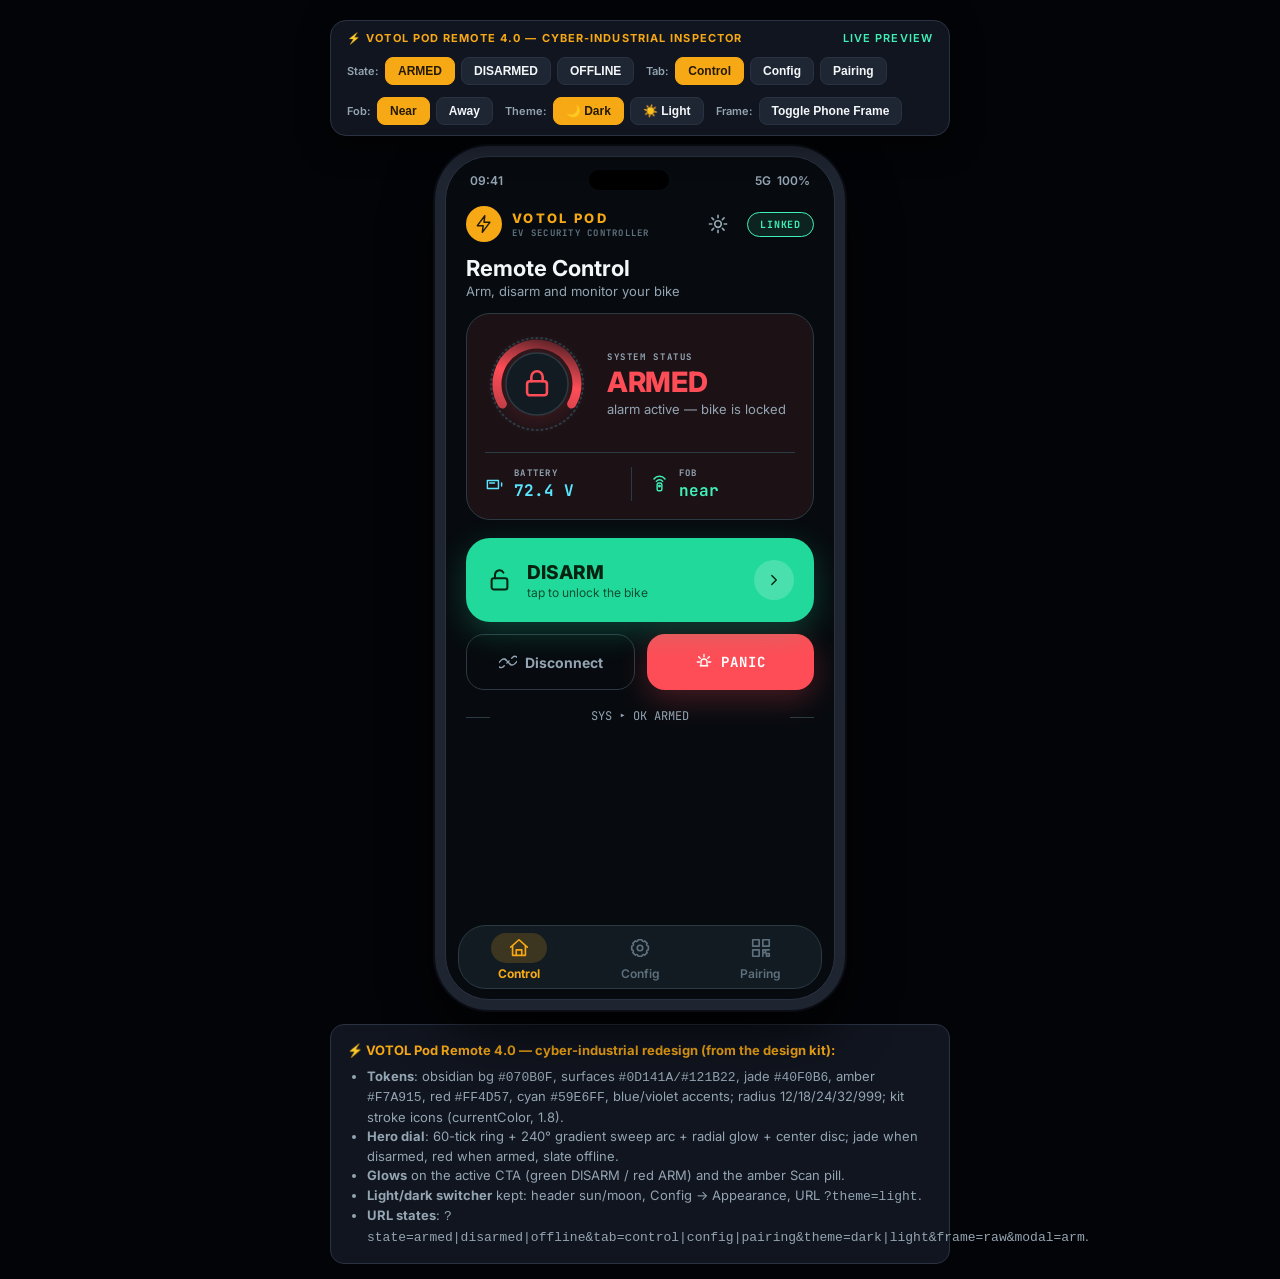
<file: pod-remote-web/index.html>
<!DOCTYPE html>
<html lang="en">
<head>
  <meta charset="UTF-8">
  <meta name="viewport" content="width=device-width, initial-scale=1.0, maximum-scale=1.0, user-scalable=no">
  <title>VOTOL Pod Remote 4.0 — UI/UX Preview</title>
  <link rel="preconnect" href="https://fonts.googleapis.com">
  <link rel="preconnect" href="https://fonts.gstatic.com" crossorigin>
  <link href="https://fonts.googleapis.com/css2?family=Inter:wght@400;500;600;700;800&family=JetBrains+Mono:wght@500;700&display=swap" rel="stylesheet">
  <style>
    :root {
      /* dark = design kit tokens verbatim */
      --bg: #070B0F;
      --surface: #0D141A;
      --surfaceElevated: #121B22;
      --border: #2B3A43;
      --text: #F4F7F8;
      --text2: #93A4B2;
      --muted: #5E707D;
      --brand: #F7A915;
      --onBrand: #241A02;
      --brandText: #F7A915;
      --jade: #40F0B6;
      --green: #21D99B;
      --onGreen: #06230F;
      --red: #FF4D57;
      --onRed: #FFFFFF;
      --stateGreen: #40F0B6;
      --stateRed: #FF4D57;
      --statGray: #93A4B2;
      --statVolt: #59E6FF;
      --heroArmed: #1C1216;
      --heroDisarmed: #0F1E1B;
      --heroOffline: #121B22;
      --ctaArmBg: #24161A;
      --ctaArmStroke: #8A3038;
      --accentTeal: #59E6FF;
      --accentGreen: #40F0B6;
      --accentBlue: #55A7FF;
      --accentViolet: #7B7CFF;
      --accentAmber: #F7A915;
      --chipBg: rgba(255,255,255,0.10);
      --navIndicator: rgba(247,169,21,0.18);
      --glowGreen: 0 10px 30px rgba(33,217,155,0.25);
      --glowRed: 0 10px 30px rgba(255,77,87,0.25);
      --glowAmber: 0 10px 28px rgba(247,169,21,0.22);
      --scrim: rgba(0,0,0,0.75);
      --tick: #2B3A43;
    }

    .phone-wrapper[data-theme="light"] {
      /* light = derived from kit hues */
      --bg: #EFF3F2;
      --surface: #F7FAF9;
      --surfaceElevated: #FFFFFF;
      --border: #D8E2DF;
      --text: #10181B;
      --text2: #55646D;
      --muted: #93A4B2;
      --brandText: #9A6A03;
      --jade: #0BA47A;
      --stateGreen: #0C9E6E;
      --stateRed: #D93440;
      --statGray: #55646D;
      --statVolt: #0793B5;
      --heroArmed: #FBE9EA;
      --heroDisarmed: #E5F7EF;
      --heroOffline: #EDF1F3;
      --ctaArmBg: #FBE9EA;
      --ctaArmStroke: #F0B6BB;
      --accentTeal: #0793B5;
      --accentGreen: #0C9E6E;
      --accentBlue: #2F6FE0;
      --accentViolet: #5758D6;
      --accentAmber: #9A6A03;
      --chipBg: rgba(170,170,170,0.14);
      --navIndicator: rgba(247,169,21,0.15);
      --glowGreen: 0 8px 22px rgba(12,158,110,0.16);
      --glowRed: 0 8px 22px rgba(217,52,64,0.14);
      --glowAmber: 0 8px 20px rgba(247,169,21,0.18);
      --scrim: rgba(16,22,29,0.45);
      --tick: #C3D2CE;
    }

    * { box-sizing: border-box; margin: 0; padding: 0; -webkit-tap-highlight-color: transparent; }

    body {
      background: #030407;
      color: #F4F7F8;
      font-family: 'Inter', -apple-system, BlinkMacSystemFont, "Segoe UI", Roboto, sans-serif;
      min-height: 100vh;
      display: flex;
      flex-direction: column;
      align-items: center;
      justify-content: flex-start;
      padding: 20px 10px;
    }

    /* Preview toolbar (inspector chrome — always dark) */
    .preview-toolbar {
      background: #11151F;
      border: 1px solid #2A3242;
      border-radius: 16px;
      padding: 10px 16px;
      margin-bottom: 20px;
      display: flex;
      flex-wrap: wrap;
      align-items: center;
      gap: 12px;
      max-width: 620px;
      width: 100%;
      box-shadow: 0 8px 30px rgba(0,0,0,0.5);
      z-index: 100;
    }

    .preview-toolbar-title {
      font-size: 11px; font-weight: 700; text-transform: uppercase;
      letter-spacing: 0.1em; color: #F7A915; width: 100%;
      display: flex; justify-content: space-between; align-items: center;
    }

    .toolbar-group { display: flex; align-items: center; gap: 6px; }
    .tool-label { font-size: 11px; color: #93A4B2; font-weight: 600; }

    .tool-btn {
      background: #1F2633; border: 1px solid #2A3242; color: #F4F7F8;
      padding: 6px 12px; border-radius: 8px; font-size: 12px; font-weight: 600;
      cursor: pointer; transition: all 0.15s ease;
    }
    .tool-btn:hover { background: #2D3748; border-color: #4A5568; }
    .tool-btn.active { background: #F7A915; color: #241A02; border-color: #F7A915; }

    /* Phone shell */
    .phone-wrapper {
      width: 390px;
      height: 844px;
      background: var(--bg);
      border-radius: 44px;
      box-shadow: 0 0 0 10px #1E2430, 0 0 0 12px #0A0D14, 0 25px 60px rgba(0,0,0,0.9);
      position: relative;
      display: flex;
      flex-direction: column;
      overflow: hidden;
      border: 1px solid #2A3242;
    }
    .phone-wrapper.raw-viewport { box-shadow: none; border-radius: 0; border: none; }

    .status-bar {
      height: 38px; padding: 8px 24px 0 24px;
      display: flex; justify-content: space-between; align-items: center;
      font-size: 12px; font-weight: 600; color: var(--text2);
      z-index: 10; user-select: none; flex-shrink: 0;
    }
    .status-bar .notch { width: 80px; height: 20px; background: #000; border-radius: 20px; margin: 0 auto; }

    /* ============ App header ============ */
    .app-header { padding: 10px 20px 0 20px; flex-shrink: 0; }
    .header-top { display: flex; align-items: center; gap: 10px; }

    .logo-badge {
      width: 36px; height: 36px; border-radius: 50%;
      background: var(--brand);
      display: flex; align-items: center; justify-content: center; flex-shrink: 0;
    }
    .logo-badge svg { width: 20px; height: 20px; color: #241A02; }

    .brand-block { flex: 1; min-width: 0; }
    .brand-title { color: var(--brandText); font-size: 13px; font-weight: 800; letter-spacing: 0.18em; }
    .brand-sub {
      color: var(--muted); font-size: 9px; font-weight: 700;
      letter-spacing: 0.14em; margin-top: 1px;
      font-family: 'JetBrains Mono', monospace;
    }

    .theme-toggle {
      width: 38px; height: 38px; border: none; border-radius: 50%;
      background: transparent; color: var(--text2);
      display: flex; align-items: center; justify-content: center;
      cursor: pointer; flex-shrink: 0;
    }
    .theme-toggle svg { width: 22px; height: 22px; }
    .theme-toggle:active { transform: scale(0.92); }

    .link-badge {
      padding: 5px 12px; border-radius: 999px; font-size: 10px; font-weight: 700;
      letter-spacing: 0.08em; font-family: 'JetBrains Mono', monospace;
      border: 1px solid var(--border); background: var(--surface); flex-shrink: 0;
    }
    .badge-linked   { color: var(--stateGreen); border-color: var(--stateGreen); background: color-mix(in srgb, var(--stateGreen) 10%, transparent); }
    .badge-offline  { color: var(--statGray);   border-color: var(--statGray);   background: color-mix(in srgb, var(--statGray) 8%, transparent); }
    .badge-searching{ color: var(--brandText);  border-color: var(--brandText);  background: color-mix(in srgb, var(--brand) 10%, transparent); }

    .page-title { color: var(--text); font-size: 22px; font-weight: 700; margin-top: 12px; }
    .page-subtitle { color: var(--text2); font-size: 13px; margin-top: 2px; }

    /* Scrollable content */
    .tab-content-container { flex: 1; overflow-y: auto; padding: 14px 20px 16px 20px; scrollbar-width: none; }
    .tab-content-container::-webkit-scrollbar { display: none; }

    .view-tab { display: none; flex-direction: column; animation: fadeIn 0.18s ease-out; }
    .view-tab.active { display: flex; }

    @keyframes fadeIn {
      from { opacity: 0; transform: translateY(4px); }
      to { opacity: 1; transform: translateY(0); }
    }

    /* kit stroke icons inherit color */
    svg.ico { fill: none; stroke: currentColor; stroke-width: 1.8; stroke-linecap: round; stroke-linejoin: round; }

    /* ============ Hero card ============ */
    .status-card {
      border-radius: 24px;
      border: 1px solid var(--border);
      padding: 18px;
      transition: all 0.25s ease;
    }
    .status-card.armed { background: var(--heroArmed); }
    .status-card.disarmed { background: var(--heroDisarmed); }
    .status-card.offline { background: var(--heroOffline); }

    .hero-top { display: flex; align-items: center; gap: 18px; }

    .hero-dial { position: relative; width: 104px; height: 104px; flex-shrink: 0; }
    .hero-dial svg.dial-svg { width: 104px; height: 104px; display: block; }

    .hero-info { display: flex; flex-direction: column; min-width: 0; }

    .hero-micro {
      font-size: 9px; font-weight: 700; letter-spacing: 0.18em;
      color: var(--text2); font-family: 'JetBrains Mono', monospace;
    }

    .state-text { font-size: 28px; font-weight: 800; letter-spacing: -0.01em; line-height: 1.15; margin-top: 3px; }
    .state-armed { color: var(--stateRed); }
    .state-disarmed { color: var(--stateGreen); }
    .state-offline { color: var(--statGray); }

    .sub-text { font-size: 13px; color: var(--text2); margin-top: 3px; }

    .hero-divider { height: 1px; background: var(--border); margin: 16px 0 14px 0; }

    .hero-stats { display: flex; align-items: center; }
    .stat-item { flex: 1; display: flex; align-items: center; gap: 10px; min-width: 0; }
    .stat-item svg.ico { width: 19px; height: 19px; flex-shrink: 0; }
    .stat-volt svg.ico { color: var(--statVolt); }
    .stat-fob svg.ico { color: var(--stateGreen); }

    .stat-label {
      font-size: 9px; font-weight: 700; letter-spacing: 0.14em; color: var(--text2);
      font-family: 'JetBrains Mono', monospace;
    }
    .stat-val {
      font-size: 16px; font-weight: 700; margin-top: 1px;
      font-family: 'JetBrains Mono', monospace;
    }
    .val-volt { color: var(--statVolt); }
    .val-fob-near { color: var(--stateGreen); }
    .val-fob-away-armed { color: var(--stateRed); }
    .val-fob-away { color: var(--statGray); }
    .val-fob-none { color: var(--text2); }

    .stat-vdiv { width: 1px; height: 34px; background: var(--border); margin-right: 18px; flex-shrink: 0; }

    /* ============ Primary CTA ============ */
    .cta-wrap { margin-top: 18px; position: relative; }

    .cta-btn {
      position: relative;
      width: 100%;
      height: 84px;
      border-radius: 24px;
      padding: 0 20px;
      display: flex;
      align-items: center;
      gap: 14px;
      cursor: pointer;
      border: none;
      transition: transform 0.12s ease;
      font-family: inherit;
      text-align: left;
    }
    .cta-btn:active { transform: scale(0.985); }

    .cta-btn .cta-icon { width: 27px; height: 27px; flex-shrink: 0; }
    .cta-btn .cta-texts { flex: 1; min-width: 0; }
    .cta-btn .cta-label { font-size: 19px; font-weight: 800; }
    .cta-btn .cta-sub { font-size: 12px; opacity: 0.85; margin-top: 1px; }

    .cta-chip {
      width: 40px; height: 40px; border-radius: 50%;
      display: flex; align-items: center; justify-content: center; flex-shrink: 0;
    }
    .cta-chip svg.ico { width: 18px; height: 18px; }

    .cta-disarm { background: var(--green); color: var(--onGreen); box-shadow: var(--glowGreen); }
    .cta-disarm .cta-chip { background: rgba(255,255,255,0.18); color: var(--onGreen); }
    .cta-disarm .cta-sub { color: var(--onGreen); opacity: 0.75; }

    .cta-arm {
      background: var(--ctaArmBg);
      color: var(--stateRed);
      border: 1.5px solid var(--ctaArmStroke);
      box-shadow: var(--glowRed);
    }
    .cta-arm .cta-chip { background: var(--chipBg); color: var(--stateRed); }
    .cta-arm .cta-sub { color: var(--stateRed); opacity: 0.72; }

    .cta-connect { background: var(--surfaceElevated); color: var(--text); border: 1px solid var(--border); }
    .cta-connect .cta-chip { background: var(--chipBg); color: var(--text2); }
    .cta-connect .cta-sub { color: var(--text2); opacity: 1; }

    /* ============ Secondary tiles ============ */
    .quick-actions-row { display: flex; gap: 12px; margin-top: 12px; }

    .quick-btn {
      flex: 1; height: 56px; border-radius: 18px; font-size: 14px; font-weight: 700;
      cursor: pointer; display: flex; align-items: center; justify-content: center;
      gap: 8px; transition: all 0.15s ease; font-family: inherit;
    }
    .quick-btn svg.ico { width: 18px; height: 18px; }
    .quick-btn:active { transform: scale(0.97); }

    .btn-disconnect { background: transparent; color: var(--text2); border: 1px solid var(--border); }
    .btn-panic {
      background: var(--red); color: var(--onRed); border: none;
      font-family: 'JetBrains Mono', monospace; letter-spacing: 0.08em;
      box-shadow: var(--glowRed);
    }

    .ticker { margin-top: 18px; display: flex; align-items: center; gap: 10px; }
    .ticker::before, .ticker::after { content: ""; width: 24px; height: 1px; background: var(--border); flex-shrink: 0; }
    .reply-log {
      font-family: 'JetBrains Mono', monospace; font-size: 12px;
      color: var(--text2); text-align: center; min-height: 18px; flex: 1;
    }

    /* ============ Config cards ============ */
    .config-card {
      background: var(--surfaceElevated);
      border: 1px solid var(--border);
      border-radius: 18px;
      padding: 16px;
      margin-bottom: 14px;
    }

    .read-cfg-card {
      display: flex; align-items: center; gap: 14px; padding: 16px;
      cursor: pointer; transition: border-color 0.15s ease;
    }
    .read-cfg-card:hover { border-color: var(--accentAmber); }
    .read-cfg-card:active { transform: scale(0.99); }
    .read-cfg-card > svg.ico { width: 22px; height: 22px; color: var(--accentAmber); flex-shrink: 0; }
    .read-cfg-texts { flex: 1; min-width: 0; }
    .read-cfg-title { font-size: 15px; font-weight: 700; color: var(--text); }
    .read-cfg-sub { font-size: 12px; color: var(--text2); margin-top: 1px; }
    .read-cfg-arrow { width: 18px; height: 18px; color: var(--muted); flex-shrink: 0; }

    .card-head { display: flex; align-items: center; gap: 12px; }
    .card-badge {
      width: 34px; height: 34px; border-radius: 12px;
      display: flex; align-items: center; justify-content: center;
      flex-shrink: 0; border: 1px solid currentColor;
    }
    .card-badge svg.ico { width: 18px; height: 18px; }
    .badge-amber { color: var(--accentAmber); background: color-mix(in srgb, var(--brand) 10%, transparent); }
    .badge-teal  { color: var(--accentTeal);  background: color-mix(in srgb, var(--accentTeal) 10%, transparent); }
    .badge-green { color: var(--accentGreen); background: color-mix(in srgb, var(--accentGreen) 10%, transparent); }
    .badge-blue  { color: var(--accentBlue);  background: color-mix(in srgb, var(--accentBlue) 10%, transparent); }
    .badge-violet{ color: var(--accentViolet);background: color-mix(in srgb, var(--accentViolet) 10%, transparent); }

    .card-title {
      font-size: 11px; font-weight: 700; letter-spacing: 0.1em;
      font-family: 'JetBrains Mono', monospace;
    }
    .card-title.amber { color: var(--accentAmber); }
    .card-title.teal { color: var(--accentTeal); }
    .card-title.green { color: var(--accentGreen); }
    .card-title.blue { color: var(--accentBlue); }
    .card-title.violet { color: var(--accentViolet); }

    .card-status { font-size: 13px; color: var(--text2); margin-top: 10px; }

    .input-row { display: flex; gap: 8px; margin-top: 10px; align-items: stretch; }

    .text-input {
      flex: 1; min-width: 0;
      background: var(--surface);
      border: 1px solid var(--border);
      border-radius: 12px;
      padding: 12px;
      color: var(--text);
      font-size: 13px;
      outline: none;
      font-family: inherit;
    }
    .text-input:focus { border-color: var(--accentAmber); }
    .text-input::placeholder { color: var(--muted); }

    .btn-small {
      background: transparent; border: 1px solid var(--border); color: var(--text);
      padding: 0 18px; border-radius: 12px; font-weight: 700; font-size: 13px;
      cursor: pointer; font-family: inherit; min-width: 72px;
    }
    .btn-small:hover { border-color: var(--text2); }

    .btn-outline-red {
      width: 100%; background: transparent; border: 1px solid var(--ctaArmStroke);
      color: var(--stateRed); padding: 12px; border-radius: 12px; font-weight: 700;
      font-size: 13px; cursor: pointer; margin-top: 10px;
      display: flex; align-items: center; justify-content: center; gap: 8px; font-family: inherit;
    }
    .btn-outline-red svg.ico { width: 16px; height: 16px; }
    .btn-outline-red:hover { background: color-mix(in srgb, var(--red) 8%, transparent); }

    .btn-group-row { display: flex; gap: 10px; margin-top: 10px; }
    .btn-group-row .btn-small { flex: 1; padding: 12px; min-width: 0; }
    .btn-small.bt-active {
      border-color: var(--accentBlue);
      color: var(--accentBlue);
      background: color-mix(in srgb, var(--accentBlue) 10%, transparent);
    }

    /* Appearance row */
    .appearance-row { display: flex; align-items: center; gap: 12px; }
    .appearance-texts { flex: 1; min-width: 0; }
    .appearance-val { font-size: 13px; color: var(--text2); margin-top: 2px; }

    .theme-switch {
      position: relative; width: 52px; height: 32px; border-radius: 999px;
      border: 2px solid var(--brand); background: var(--surface);
      cursor: pointer; transition: background 0.2s ease; flex-shrink: 0;
    }
    .theme-switch.on { background: var(--brand); }
    .theme-switch::after {
      content: ""; position: absolute; top: 3px; left: 3px;
      width: 22px; height: 22px; border-radius: 50%;
      background: var(--brand); transition: all 0.2s ease;
    }
    .theme-switch.on::after { left: 23px; background: var(--onBrand); }

    /* ============ Pairing ============ */
    .scan-qr-btn {
      width: 100%; height: 62px; background: var(--brand); color: var(--onBrand);
      border: none; border-radius: 20px; font-size: 16px; font-weight: 800;
      display: flex; align-items: center; justify-content: center; gap: 10px;
      cursor: pointer; margin-top: 16px; font-family: inherit;
      box-shadow: var(--glowAmber); transition: transform 0.12s ease;
    }
    .scan-qr-btn:active { transform: scale(0.985); }
    .scan-qr-btn svg.ico { width: 22px; height: 22px; }

    .pair-divider { height: 1px; background: var(--border); margin: 18px 0 14px 0; }
    .divider-text {
      font-size: 11px; font-weight: 700; letter-spacing: 0.1em; color: var(--muted);
      font-family: 'JetBrains Mono', monospace;
    }

    .key-input-wrap { position: relative; margin-top: 10px; }
    .key-copy {
      position: absolute; right: 4px; top: 50%; transform: translateY(-50%);
      width: 40px; height: 40px; border: none; background: transparent;
      color: var(--text2); cursor: pointer; display: flex;
      align-items: center; justify-content: center; border-radius: 50%;
    }
    .key-copy svg.ico { width: 18px; height: 18px; }
    .key-copy:hover { color: var(--text); }

    .btn-save-key { background: var(--green); color: var(--onGreen); border: none; font-weight: 800; }
    .btn-forget-key { background: transparent; border: 1px solid var(--ctaArmStroke); color: var(--stateRed); font-weight: 700; }

    /* ============ Bottom nav ============ */
    .bottom-nav {
      flex-shrink: 0; margin: 0 12px 10px 12px; height: 64px;
      background: var(--surfaceElevated);
      border: 1px solid var(--border);
      border-radius: 28px;
      display: flex; justify-content: space-around; align-items: center;
      z-index: 20; user-select: none;
    }
    .nav-item {
      flex: 1; display: flex; flex-direction: column; align-items: center;
      justify-content: center; gap: 3px; cursor: pointer; color: var(--muted);
      transition: color 0.15s ease; height: 100%;
    }
    .nav-icon-container {
      width: 56px; height: 30px; border-radius: 16px;
      display: flex; align-items: center; justify-content: center;
      transition: all 0.2s ease;
    }
    .nav-icon-container svg.ico { width: 22px; height: 22px; }
    .nav-label { font-size: 12px; font-weight: 600; }
    .nav-item.active { color: var(--brandText); }
    .nav-item.active .nav-icon-container { background: var(--navIndicator); }
    .nav-item.active .nav-label { font-weight: 700; }

    /* ============ ARM modal ============ */
    .modal-overlay {
      position: absolute; top: 0; left: 0; right: 0; bottom: 0;
      background: var(--scrim); backdrop-filter: blur(4px);
      display: none; align-items: center; justify-content: center;
      padding: 24px; z-index: 100;
    }
    .modal-overlay.show { display: flex; animation: modalFade 0.15s ease-out; }

    @keyframes modalFade {
      from { opacity: 0; transform: scale(0.95); }
      to { opacity: 1; transform: scale(1); }
    }

    .modal-card {
      background: var(--surfaceElevated); border: 1px solid var(--border);
      border-radius: 24px; padding: 24px; width: 100%;
      box-shadow: 0 20px 40px rgba(0,0,0,0.5);
    }
    .modal-title { font-size: 19px; font-weight: 700; color: var(--text); }
    .modal-desc { font-size: 14px; color: var(--text2); margin-top: 8px; line-height: 1.4; }
    .modal-actions { display: flex; justify-content: flex-end; gap: 12px; margin-top: 24px; }

    .btn-modal-cancel {
      background: transparent; border: none; color: var(--text2);
      font-weight: 700; font-size: 15px; padding: 10px 16px; cursor: pointer; font-family: inherit;
    }
    .btn-modal-confirm {
      background: var(--red); border: none; color: var(--onRed);
      font-weight: 700; font-size: 15px; padding: 10px 20px; border-radius: 12px;
      cursor: pointer; font-family: inherit;
    }

    .designer-notes {
      margin-top: 24px; max-width: 620px; width: 100%;
      background: #11151F; border: 1px solid #2A3242; border-radius: 14px;
      padding: 16px; font-size: 13px; color: #93A4B2; line-height: 1.5;
    }
    .designer-notes h4 { color: #F7A915; margin-bottom: 6px; font-size: 13px; }
    .designer-notes ul { margin-left: 20px; }
  </style>
</head>
<body>

  <!-- Inspector toolbar -->
  <div class="preview-toolbar" id="previewToolbar">
    <div class="preview-toolbar-title">
      <span>&#9889; VOTOL POD REMOTE 4.0 — CYBER-INDUSTRIAL INSPECTOR</span>
      <span style="color:#40F0B6; font-weight:600;">LIVE PREVIEW</span>
    </div>

    <div class="toolbar-group">
      <span class="tool-label">State:</span>
      <button class="tool-btn active" id="btnStateArmed" onclick="setState('ARMED')">ARMED</button>
      <button class="tool-btn" id="btnStateDisarmed" onclick="setState('DISARMED')">DISARMED</button>
      <button class="tool-btn" id="btnStateOffline" onclick="setState('OFFLINE')">OFFLINE</button>
    </div>

    <div class="toolbar-group">
      <span class="tool-label">Tab:</span>
      <button class="tool-btn active" id="btnTabControl" onclick="switchTab('control')">Control</button>
      <button class="tool-btn" id="btnTabConfig" onclick="switchTab('config')">Config</button>
      <button class="tool-btn" id="btnTabPairing" onclick="switchTab('pairing')">Pairing</button>
    </div>

    <div class="toolbar-group">
      <span class="tool-label">Fob:</span>
      <button class="tool-btn active" id="btnFobNear" onclick="setFob(true)">Near</button>
      <button class="tool-btn" id="btnFobAway" onclick="setFob(false)">Away</button>
    </div>

    <div class="toolbar-group">
      <span class="tool-label">Theme:</span>
      <button class="tool-btn active" id="btnThemeDark" onclick="setTheme('dark')">&#127769; Dark</button>
      <button class="tool-btn" id="btnThemeLight" onclick="setTheme('light')">&#9728;&#65039; Light</button>
    </div>

    <div class="toolbar-group">
      <span class="tool-label">Frame:</span>
      <button class="tool-btn" onclick="toggleFrame()">Toggle Phone Frame</button>
    </div>
  </div>

  <!-- Phone mockup -->
  <div class="phone-wrapper" id="phoneWrapper" data-theme="dark">

    <div class="status-bar">
      <span>09:41</span>
      <div class="notch"></div>
      <div style="display:flex; gap:6px; align-items:center;">
        <span>5G</span>
        <span>100%</span>
      </div>
    </div>

    <!-- App header -->
    <div class="app-header">
      <div class="header-top">
        <div class="logo-badge">
          <svg class="ico" viewBox="0 0 24 24"><path d="M13 2 4 14h7l-1 8 9-12h-7l1-8Z"/></svg>
        </div>
        <div class="brand-block">
          <div class="brand-title">VOTOL POD</div>
          <div class="brand-sub">EV SECURITY CONTROLLER</div>
        </div>
        <button class="theme-toggle" id="themeToggle" onclick="toggleTheme()" title="Toggle light / dark theme">
          <svg class="ico" id="themeToggleIcon" viewBox="0 0 24 24"><path d="M12 2.6V5.2M12 18.8V21.4M2.6 12H5.2M18.8 12H21.4M5.4 5.4 7.2 7.2M16.8 16.8 18.6 18.6M18.6 5.4 16.8 7.2M7.2 16.8 5.4 18.6"/><circle cx="12" cy="12" r="3.6"/></svg>
        </button>
        <span class="link-badge badge-linked" id="linkBadge">LINKED</span>
      </div>
      <h1 class="page-title" id="pageTitle">Remote Control</h1>
      <div class="page-subtitle" id="pageSubtitle">Arm, disarm and monitor your bike</div>
    </div>

    <!-- Scrollable content -->
    <div class="tab-content-container">

      <!-- ================= TAB 1: CONTROL ================= -->
      <div class="view-tab active" id="viewControl">

        <div class="status-card armed" id="statusCard">
          <div class="hero-top">
            <div class="hero-dial" id="heroDial">
              <svg class="dial-svg" viewBox="0 0 104 104">
                <defs>
                  <radialGradient id="dialGlow" cx="50%" cy="50%" r="50%">
                    <stop offset="34%" stop-color="var(--dial)" stop-opacity="0.24"/>
                    <stop offset="60%" stop-color="var(--dial)" stop-opacity="0.10"/>
                    <stop offset="100%" stop-color="var(--dial)" stop-opacity="0"/>
                  </radialGradient>
                  <linearGradient id="dialArc" x1="0%" y1="100%" x2="100%" y2="0%">
                    <stop offset="0%" stop-color="var(--dial)" stop-opacity="0.05"/>
                    <stop offset="45%" stop-color="var(--dial)" stop-opacity="1"/>
                    <stop offset="100%" stop-color="var(--dial)" stop-opacity="0.55"/>
                  </linearGradient>
                </defs>
                <circle cx="52" cy="52" r="50" fill="url(#dialGlow)"/>
                <circle cx="52" cy="52" r="46" fill="none"
                        stroke="var(--tick)" stroke-width="2" stroke-linecap="round"
                        pathLength="240" stroke-dasharray="1 3"
                        transform="rotate(-91 52 52)"/>
                <circle cx="52" cy="52" r="40" fill="none"
                        stroke="url(#dialArc)" stroke-width="9" stroke-linecap="round"
                        pathLength="360" stroke-dasharray="240 360"
                        transform="rotate(150 52 52)"/>
                <circle cx="52" cy="52" r="31" fill="var(--surfaceElevated)" stroke="var(--tick)" stroke-width="1.5"/>
              </svg>
              <svg class="ico" id="heroIcon" viewBox="0 0 24 24" style="position:absolute; inset:0; margin:auto; width:34px; height:34px; color:var(--dial);">
                <rect x="5" y="10" width="14" height="10" rx="2"/><path d="M8 10V7a4 4 0 0 1 8 0v3"/>
              </svg>
            </div>
            <div class="hero-info">
              <span class="hero-micro">SYSTEM STATUS</span>
              <span class="state-text state-armed" id="stateText">ARMED</span>
              <span class="sub-text" id="subText">alarm active — bike is locked</span>
            </div>
          </div>

          <div class="hero-divider"></div>

          <div class="hero-stats">
            <div class="stat-item stat-volt">
              <svg class="ico" viewBox="0 0 24 24"><path d="M17 7H3v10h14V7Z"/><path d="M21 10v4"/><path d="M6 10h6"/></svg>
              <div>
                <div class="stat-label">BATTERY</div>
                <div class="stat-val val-volt" id="voltText">72.4 V</div>
              </div>
            </div>
            <div class="stat-vdiv"></div>
            <div class="stat-item stat-fob">
              <svg class="ico" viewBox="0 0 24 24"><path d="M8 8a5 5 0 0 1 8 0"/><path d="M5 5a9 9 0 0 1 14 0"/><rect x="9" y="10" width="6" height="10" rx="2"/><circle cx="12" cy="14" r="1"/></svg>
              <div>
                <div class="stat-label">FOB</div>
                <div class="stat-val val-fob-near" id="fobText">near</div>
              </div>
            </div>
          </div>
        </div>

        <!-- Primary contextual action -->
        <div class="cta-wrap">
          <button class="cta-btn cta-disarm" id="ctaBtn" onclick="handleSecurityToggle()">
            <svg class="ico cta-icon" id="ctaIcon" viewBox="0 0 24 24">
              <rect x="5" y="10" width="14" height="10" rx="2"/><path d="M8 10V7a4 4 0 0 1 7.5-2"/>
            </svg>
            <div class="cta-texts">
              <div class="cta-label" id="ctaLabel">DISARM</div>
              <div class="cta-sub" id="ctaSub">tap to unlock the bike</div>
            </div>
            <div class="cta-chip" id="ctaChip">
              <svg class="ico" viewBox="0 0 24 24"><path d="m9 18 6-6-6-6"/></svg>
            </div>
          </button>
        </div>

        <!-- Secondary: Disconnect + Panic -->
        <div class="quick-actions-row">
          <button class="quick-btn btn-disconnect" onclick="toggleConnect()">
            <svg class="ico" viewBox="0 0 24 24"><path d="m8 8 8 8"/><path d="M10.5 13.5 13.5 10.5"/><path d="M7.05 16.95l-1.4 1.4a4 4 0 0 1-5.66-5.66l3.54-3.54a4 4 0 0 1 5.66 0"/><path d="m16.95 7.05 1.4-1.4a4 4 0 0 1 5.66 5.66l-3.54 3.54a4 4 0 0 1-5.66 0"/></svg>
            <span id="btnDisconnectLabel">Disconnect</span>
          </button>
          <button class="quick-btn btn-panic" onclick="triggerPanic()">
            <svg class="ico" viewBox="0 0 24 24"><path d="M7 17h10"/><path d="M8 17v-5a4 4 0 0 1 8 0v5"/><path d="M12 2v3"/><path d="m4.9 4.9 2.1 2.1"/><path d="m19.1 4.9-2.1 2.1"/><path d="M3 12h3"/><path d="M18 12h3"/></svg>
            PANIC
          </button>
        </div>

        <div class="ticker">
          <div class="reply-log" id="replyText">SYS &#9656; OK ARMED</div>
        </div>

      </div>

      <!-- ================= TAB 2: CONFIG ================= -->
      <div class="view-tab" id="viewConfig">

        <div class="config-card read-cfg-card" onclick="logReply('SYS &#9656; config loaded from pod')">
          <svg class="ico" viewBox="0 0 24 24"><path d="M12 3v12"/><path d="m7 10 5 5 5-5"/><path d="M5 21h14"/></svg>
          <div class="read-cfg-texts">
            <div class="read-cfg-title">Read Config from Pod</div>
            <div class="read-cfg-sub">sync current settings over BLE</div>
          </div>
          <svg class="ico read-cfg-arrow" viewBox="0 0 24 24"><path d="m9 18 6-6-6-6"/></svg>
        </div>

        <!-- Security PIN -->
        <div class="config-card">
          <div class="card-head">
            <div class="card-badge badge-amber">
              <svg class="ico" viewBox="0 0 24 24"><rect x="5" y="10" width="14" height="10" rx="2"/><path d="M8 10V7a4 4 0 0 1 8 0v3"/></svg>
            </div>
            <div class="card-title amber">SECURITY PIN</div>
          </div>
          <div class="card-status" id="cfgPinStatus">Current PIN: 1234</div>
          <div class="input-row">
            <input type="password" class="text-input" placeholder="New PIN (4-12 digits)" id="newPinInput">
            <button class="btn-small" onclick="savePin()">Set</button>
          </div>
        </div>

        <!-- Speed calibration -->
        <div class="config-card">
          <div class="card-head">
            <div class="card-badge badge-teal">
              <svg class="ico" viewBox="0 0 24 24"><path d="M4 18a8 8 0 1 1 16 0"/><path d="m12 14 4-4"/><path d="M7 18h10"/></svg>
            </div>
            <div class="card-title teal">SPEED CALIBRATION</div>
          </div>
          <div class="card-status" id="cfgWheelStatus">Wheel circumference: 2.05 m</div>
          <div class="input-row">
            <input type="text" class="text-input" placeholder="e.g. 2.05 (metres)" id="wheelInput" value="2.05">
            <button class="btn-small" onclick="saveWheel()">Save</button>
          </div>
        </div>

        <!-- Physical fobs -->
        <div class="config-card">
          <div class="card-head">
            <div class="card-badge badge-green">
              <svg class="ico" viewBox="0 0 24 24"><path d="M8 8a5 5 0 0 1 8 0"/><path d="M5 5a9 9 0 0 1 14 0"/><rect x="9" y="10" width="6" height="10" rx="2"/><circle cx="12" cy="14" r="1"/></svg>
            </div>
            <div class="card-title green">PHYSICAL FOBS / ITAG</div>
          </div>
          <div class="card-status" id="cfgFobStatus">Registered fobs: 1</div>
          <button class="btn-outline-red" onclick="clearFobs()">
            <svg class="ico" viewBox="0 0 24 24"><path d="M4 7h16"/><path d="M9 7V4h6v3"/><path d="m7 7 1 13h8l1-13"/><path d="M10 11v5M14 11v5"/></svg>
            Clear all registered fobs
          </button>
        </div>

        <!-- Bridge BT link -->
        <div class="config-card">
          <div class="card-head">
            <div class="card-badge badge-blue">
              <svg class="ico" viewBox="0 0 24 24"><path d="m7 7 10 10-5 4V3l5 4L7 17"/></svg>
            </div>
            <div class="card-title blue">VOTOL BRIDGE BT LINK</div>
          </div>
          <div class="card-status" id="cfgBtStatus">Bridge BT dial: OFF (CAN Bus mode)</div>
          <div class="btn-group-row">
            <button class="btn-small bt-active" id="btOffBtn" onclick="setBt(false)">Turn OFF (CAN)</button>
            <button class="btn-small" id="btOnBtn" onclick="setBt(true)">Turn ON (BT)</button>
          </div>
        </div>

        <!-- Appearance -->
        <div class="config-card">
          <div class="appearance-row">
            <div class="card-badge badge-violet">
              <svg class="ico" id="appearanceIcon" viewBox="0 0 24 24"><path d="M20.2 14.2A8.6 8.6 0 1 1 9.8 3.8a7 7 0 0 0 10.4 10.4Z"/></svg>
            </div>
            <div class="appearance-texts">
              <div class="card-title violet">APPEARANCE</div>
              <div class="appearance-val">Dark theme</div>
            </div>
            <button class="theme-switch on" id="darkThemeSwitch" onclick="toggleTheme()" title="Toggle dark theme"></button>
          </div>
        </div>

      </div>

      <!-- ================= TAB 3: PAIRING ================= -->
      <div class="view-tab" id="viewPairing">

        <div class="config-card" style="padding: 20px; border-radius: 24px;">
          <div class="card-head">
            <div class="card-title amber">PAIR WITH DISPLAY POD</div>
          </div>
          <div class="card-status" style="margin-top: 6px;">
            Wake the pod screen, open SYS → SET, then scan its QR code.
          </div>

          <button class="scan-qr-btn" onclick="simulateScan()">
            <svg class="ico" viewBox="0 0 24 24"><path d="M4 9V4h5M15 4h5v5M20 15v5h-5M9 20H4v-5"/><path d="M9 9h6v6H9z"/></svg>
            Scan QR Code
          </button>

          <div class="pair-divider"></div>
          <div class="divider-text">OR ENTER KEY MANUALLY</div>

          <div class="key-input-wrap">
            <input type="text" class="text-input" style="width:100%; font-family:'JetBrains Mono', monospace; padding-right:52px;" placeholder="32-hex key or PIN" value="a1b2c3d4e5f60718293a4b5c6d7e8f90" id="keyInput">
            <button class="key-copy" onclick="copyKey()" title="Copy key">
              <svg class="ico" viewBox="0 0 24 24"><rect x="8" y="8" width="11" height="11" rx="2"/><path d="M5 15H4a2 2 0 0 1-2-2V4a2 2 0 0 1 2-2h9a2 2 0 0 1 2 2v1"/></svg>
            </button>
          </div>

          <div class="btn-group-row">
            <button class="btn-small btn-save-key" onclick="logReply('SYS &#9656; pairing key saved')">Save Key</button>
            <button class="btn-small btn-forget-key" onclick="logReply('SYS &#9656; key removed')">Forget</button>
          </div>
        </div>

      </div>

    </div>

    <!-- Floating bottom nav -->
    <nav class="bottom-nav">
      <div class="nav-item active" id="navItemControl" onclick="switchTab('control')">
        <div class="nav-icon-container">
          <svg class="ico" viewBox="0 0 24 24"><path d="m3 11 9-8 9 8"/><path d="M5 10v10h14V10"/><path d="M9 20v-6h6v6"/></svg>
        </div>
        <span class="nav-label">Control</span>
      </div>

      <div class="nav-item" id="navItemConfig" onclick="switchTab('config')">
        <div class="nav-icon-container">
          <svg class="ico" viewBox="0 0 24 24"><circle cx="12" cy="12" r="3"/><path d="M19.4 15a1.7 1.7 0 0 0 .3 1.9l.1.1-2.8 2.8-.1-.1a1.7 1.7 0 0 0-1.9-.3 1.7 1.7 0 0 0-1 1.6V21h-4v-.1a1.7 1.7 0 0 0-1-1.6 1.7 1.7 0 0 0-1.9.3l-.1.1L4.2 17l.1-.1a1.7 1.7 0 0 0 .3-1.9 1.7 1.7 0 0 0-1.6-1H3v-4h.1a1.7 1.7 0 0 0 1.6-1 1.7 1.7 0 0 0-.3-1.9L4.2 7 7 4.2l.1.1a1.7 1.7 0 0 0 1.9.3 1.7 1.7 0 0 0 1-1.6V3h4v.1a1.7 1.7 0 0 0 1 1.6 1.7 1.7 0 0 0 1.9-.3l.1-.1L19.8 7l-.1.1a1.7 1.7 0 0 0-.3 1.9 1.7 1.7 0 0 0 1.6 1h.1v4H21a1.7 1.7 0 0 0-1.6 1Z"/></svg>
        </div>
        <span class="nav-label">Config</span>
      </div>

      <div class="nav-item" id="navItemPairing" onclick="switchTab('pairing')">
        <div class="nav-icon-container">
          <svg class="ico" viewBox="0 0 24 24"><rect x="3" y="3" width="7" height="7"/><rect x="14" y="3" width="7" height="7"/><rect x="3" y="14" width="7" height="7"/><path d="M14 14h3v3h-3zM18 18h3v3h-3zM18 14h3M14 18v3"/></svg>
        </div>
        <span class="nav-label">Pairing</span>
      </div>
    </nav>

    <!-- ARM confirmation dialog -->
    <div class="modal-overlay" id="armModal">
      <div class="modal-card">
        <h3 class="modal-title">ARM the alarm?</h3>
        <p class="modal-desc">Pod screen will enter armed standby mode.</p>
        <div class="modal-actions">
          <button class="btn-modal-cancel" onclick="closeArmModal()">Cancel</button>
          <button class="btn-modal-confirm" onclick="confirmArm()">ARM</button>
        </div>
      </div>
    </div>

  </div>

  <!-- Info notes -->
  <div class="designer-notes">
    <h4>&#9889; VOTOL Pod Remote 4.0 — cyber-industrial redesign (from the design kit):</h4>
    <ul>
      <li><strong>Tokens</strong>: obsidian bg <code>#070B0F</code>, surfaces <code>#0D141A/#121B22</code>, jade <code>#40F0B6</code>, amber <code>#F7A915</code>, red <code>#FF4D57</code>, cyan <code>#59E6FF</code>, blue/violet accents; radius 12/18/24/32/999; kit stroke icons (currentColor, 1.8).</li>
      <li><strong>Hero dial</strong>: 60-tick ring + 240&deg; gradient sweep arc + radial glow + center disc; jade when disarmed, red when armed, slate offline.</li>
      <li><strong>Glows</strong> on the active CTA (green DISARM / red ARM) and the amber Scan pill.</li>
      <li><strong>Light/dark switcher</strong> kept: header sun/moon, Config &rarr; Appearance, URL <code>?theme=light</code>.</li>
      <li><strong>URL states</strong>: <code>?state=armed|disarmed|offline&tab=control|config|pairing&theme=dark|light&frame=raw&modal=arm</code>.</li>
    </ul>
  </div>

  <script>
    /* kit icon inner markup (stroke attrs come from CSS class .ico) */
    const ICONS = {
      bolt: '<path d="M13 2 4 14h7l-1 8 9-12h-7l1-8Z"/>',
      lock: '<rect x="5" y="10" width="14" height="10" rx="2"/><path d="M8 10V7a4 4 0 0 1 8 0v3"/>',
      unlock: '<rect x="5" y="10" width="14" height="10" rx="2"/><path d="M8 10V7a4 4 0 0 1 7.5-2"/>',
      disconnect: '<path d="m8 8 8 8"/><path d="M10.5 13.5 13.5 10.5"/><path d="M7.05 16.95l-1.4 1.4a4 4 0 0 1-5.66-5.66l3.54-3.54a4 4 0 0 1 5.66 0"/><path d="m16.95 7.05 1.4-1.4a4 4 0 0 1 5.66 5.66l-3.54 3.54a4 4 0 0 1-5.66 0"/>',
      link: '<path d="M10.5 13.5 13.5 10.5"/><path d="M7.05 16.95l-1.4 1.4a4 4 0 0 1-5.66-5.66l3.54-3.54a4 4 0 0 1 5.66 0"/><path d="m16.95 7.05 1.4-1.4a4 4 0 0 1 5.66 5.66l-3.54 3.54a4 4 0 0 1-5.66 0"/>',
      shield: '<path d="M12 3 5 6v5c0 5 3.5 8 7 10 3.5-2 7-5 7-10V6l-7-3Z"/><path d="m9 12 2 2 4-4"/>',
      sun: '<path d="M12 2.6V5.2M12 18.8V21.4M2.6 12H5.2M18.8 12H21.4M5.4 5.4 7.2 7.2M16.8 16.8 18.6 18.6M18.6 5.4 16.8 7.2M7.2 16.8 5.4 18.6"/><circle cx="12" cy="12" r="3.6"/>',
      moon: '<path d="M20.2 14.2A8.6 8.6 0 1 1 9.8 3.8a7 7 0 0 0 10.4 10.4Z"/>'
    };

    // State model — declarations MUST stay above every function (headless-safe)
    let currentState = 'ARMED';     // 'ARMED' | 'DISARMED' | 'OFFLINE'
    let fobNear = true;
    let isConnected = true;
    let activeTab = 'control';
    let currentTheme = 'dark';

    const $ = (id) => document.getElementById(id);

    /* ------------------------------ theme ------------------------------ */
    function setTheme(theme) {
      currentTheme = theme;
      $('phoneWrapper').setAttribute('data-theme', theme);
      $('btnThemeDark').classList.toggle('active', theme === 'dark');
      $('btnThemeLight').classList.toggle('active', theme === 'light');
      $('darkThemeSwitch').classList.toggle('on', theme === 'dark');
      $('themeToggleIcon').innerHTML = theme === 'dark' ? ICONS.sun : ICONS.moon;
      $('appearanceIcon').innerHTML = theme === 'dark' ? ICONS.moon : ICONS.sun;
      applyDial();
    }

    function toggleTheme() { setTheme(currentTheme === 'dark' ? 'light' : 'dark'); }

    /* ------------------------------ dial ------------------------------ */
    function getCss(v) { return getComputedStyle($('phoneWrapper')).getPropertyValue(v).trim(); }

    function dialColor() {
      if (currentState === 'ARMED') return getCss('--stateRed');
      if (currentState === 'DISARMED') return getCss('--jade');
      return getCss('--statGray');
    }

    function applyDial() {
      $('phoneWrapper').style.setProperty('--dial', dialColor());
    }

    /* ------------------------------ state ------------------------------ */
    function setState(state) {
      currentState = state;

      ['btnStateArmed', 'btnStateDisarmed', 'btnStateOffline'].forEach(id => $(id).classList.remove('active'));
      if (state === 'ARMED') $('btnStateArmed').classList.add('active');
      if (state === 'DISARMED') $('btnStateDisarmed').classList.add('active');
      if (state === 'OFFLINE') $('btnStateOffline').classList.add('active');

      const linkBadge = $('linkBadge');
      const ctaBtn = $('ctaBtn');
      const ctaIcon = $('ctaIcon');
      const ctaLabel = $('ctaLabel');
      const ctaSub = $('ctaSub');

      if (state === 'OFFLINE') {
        isConnected = false;
        linkBadge.textContent = 'OFFLINE';
        linkBadge.className = 'link-badge badge-offline';
        $('btnDisconnectLabel').textContent = 'Connect';

        $('statusCard').className = 'status-card offline';
        $('heroIcon').innerHTML = ICONS.disconnect;
        $('stateText').textContent = 'OFFLINE';
        $('stateText').className = 'state-text state-offline';
        $('subText').textContent = 'not connected';
        $('voltText').textContent = '--.- V';
        $('fobText').textContent = '--';
        $('fobText').className = 'stat-val val-fob-none';

        ctaBtn.className = 'cta-btn cta-connect';
        ctaIcon.innerHTML = ICONS.link;
        ctaLabel.textContent = 'Connect to Control';
        ctaSub.textContent = 'link with the display pod';
        $('replyText').textContent = 'SYS \u25B8 tap connect to scan for the pod';
      } else if (state === 'ARMED') {
        isConnected = true;
        linkBadge.textContent = 'LINKED';
        linkBadge.className = 'link-badge badge-linked';
        $('btnDisconnectLabel').textContent = 'Disconnect';

        $('statusCard').className = 'status-card armed';
        $('heroIcon').innerHTML = ICONS.lock;
        $('stateText').textContent = 'ARMED';
        $('stateText').className = 'state-text state-armed';
        $('subText').textContent = 'alarm active — bike is locked';
        $('voltText').textContent = '72.4 V';
        updateFobDisplay();

        ctaBtn.className = 'cta-btn cta-disarm';
        ctaIcon.innerHTML = ICONS.unlock;
        ctaLabel.textContent = 'DISARM';
        ctaSub.textContent = 'tap to unlock the bike';
        $('replyText').textContent = 'SYS \u25B8 OK ARMED';
      } else if (state === 'DISARMED') {
        isConnected = true;
        linkBadge.textContent = 'LINKED';
        linkBadge.className = 'link-badge badge-linked';
        $('btnDisconnectLabel').textContent = 'Disconnect';

        $('statusCard').className = 'status-card disarmed';
        $('heroIcon').innerHTML = ICONS.unlock;
        $('stateText').textContent = 'DISARMED';
        $('stateText').className = 'state-text state-disarmed';
        $('subText').textContent = 'keyless active — ready to ride';
        $('voltText').textContent = '72.4 V';
        updateFobDisplay();

        ctaBtn.className = 'cta-btn cta-arm';
        ctaIcon.innerHTML = ICONS.lock;
        ctaLabel.textContent = 'ARM';
        ctaSub.textContent = 'tap to lock & arm the bike';
        $('replyText').textContent = 'SYS \u25B8 OK DISARM';
      }

      applyDial();
    }

    function setFob(near) {
      fobNear = near;
      $('btnFobNear').classList.toggle('active', near);
      $('btnFobAway').classList.toggle('active', !near);
      updateFobDisplay();
    }

    function updateFobDisplay() {
      if (currentState === 'OFFLINE') return;
      const fobText = $('fobText');
      if (fobNear) {
        fobText.textContent = 'near';
        fobText.className = 'stat-val val-fob-near';
      } else if (currentState === 'ARMED') {
        fobText.textContent = 'away';
        fobText.className = 'stat-val val-fob-away-armed';
      } else {
        fobText.textContent = 'away';
        fobText.className = 'stat-val val-fob-away';
      }
    }

    /* ------------------------------ actions ------------------------------ */
    function handleSecurityToggle() {
      if (!isConnected) { setState('ARMED'); return; }
      if (currentState === 'ARMED') setState('DISARMED');
      else $('armModal').classList.add('show');
    }

    function closeArmModal() { $('armModal').classList.remove('show'); }
    function confirmArm() { closeArmModal(); setState('ARMED'); }
    function toggleConnect() { setState(isConnected ? 'OFFLINE' : 'ARMED'); }
    function triggerPanic() { $('replyText').textContent = 'SYS \u25B8 OK PANIC (chirping)'; }

    function switchTab(tab) {
      activeTab = tab;
      document.querySelectorAll('.view-tab').forEach(el => el.classList.remove('active'));
      document.querySelectorAll('.nav-item').forEach(el => el.classList.remove('active'));
      ['btnTabControl', 'btnTabConfig', 'btnTabPairing'].forEach(id => $(id).classList.remove('active'));

      const titles = {
        control: ['Remote Control', 'Arm, disarm and monitor your bike'],
        config: ['Configuration', 'Configure the display pod'],
        pairing: ['Device Pairing', 'Link your phone with the pod']
      };
      $('pageTitle').textContent = titles[tab][0];
      $('pageSubtitle').textContent = titles[tab][1];

      const cap = tab.charAt(0).toUpperCase() + tab.slice(1);
      $('view' + cap).classList.add('active');
      $('navItem' + cap).classList.add('active');
      $('btnTab' + cap).classList.add('active');
    }

    function toggleFrame() { $('phoneWrapper').classList.toggle('raw-viewport'); }

    function logReply(msg) { $('replyText').innerHTML = msg; }

    function savePin() {
      const pin = $('newPinInput').value;
      if (pin) {
        $('cfgPinStatus').textContent = `Current PIN: ${pin}`;
        $('newPinInput').value = '';
        logReply('SYS &#9656; PIN updated');
      }
    }

    function saveWheel() {
      const val = $('wheelInput').value;
      $('cfgWheelStatus').textContent = `Wheel circumference: ${val} m`;
      logReply('SYS &#9656; wheel circumference \u2192 ' + val + ' m');
    }

    function clearFobs() {
      $('cfgFobStatus').textContent = 'Registered fobs: 0';
      logReply('SYS &#9656; all fobs cleared');
    }

    function setBt(on) {
      $('cfgBtStatus').textContent = `Bridge BT dial: ${on ? 'ON (Bluetooth)' : 'OFF (CAN Bus mode)'}`;
      $('btOnBtn').classList.toggle('bt-active', on);
      $('btOffBtn').classList.toggle('bt-active', !on);
      logReply(`SYS &#9656; BT dial ${on ? 'ON' : 'OFF'}`);
    }

    function copyKey() {
      const k = $('keyInput').value.trim();
      if (!k) return;
      if (navigator.clipboard) navigator.clipboard.writeText(k).catch(() => {});
      logReply('SYS &#9656; key copied to clipboard');
    }

    function simulateScan() {
      logReply('SYS &#9656; paired via QR: a1b2c3d4e5f60718293a4b5c6d7e8f90');
    }

    // URL-param initialization
    window.addEventListener('DOMContentLoaded', () => {
      const urlParams = new URLSearchParams(window.location.search);
      const paramState = urlParams.get('state');
      const paramTab = urlParams.get('tab');
      const paramFrame = urlParams.get('frame');
      const paramModal = urlParams.get('modal');
      const paramTheme = urlParams.get('theme');
      const hideToolbar = urlParams.get('hideToolbar');

      if (paramFrame === 'raw') {
        document.body.style.padding = '0';
        document.body.style.background = '#070B0F';
        document.body.style.justifyContent = 'flex-start';
        const tb = $('previewToolbar');
        if (tb) tb.style.display = 'none';
        const pw = $('phoneWrapper');
        if (pw) {
          pw.classList.add('raw-viewport');
          pw.style.width = '100vw';
          pw.style.height = '100vh';
          pw.style.maxHeight = '100vh';
          pw.style.border = 'none';
          pw.style.boxShadow = 'none';
          pw.style.borderRadius = '0';
        }
        const descNotes = document.querySelector('.designer-notes');
        if (descNotes) descNotes.style.display = 'none';
      } else if (hideToolbar === '1') {
        const tb = $('previewToolbar');
        if (tb) tb.style.display = 'none';
        const descNotes = document.querySelector('.designer-notes');
        if (descNotes) descNotes.style.display = 'none';
      }

      setTheme(paramTheme === 'light' ? 'light' : 'dark');
      setState(paramState ? paramState.toUpperCase() : 'ARMED');

      if (paramTab) switchTab(paramTab.toLowerCase());

      if (paramModal === 'arm') {
        setState('DISARMED');
        $('armModal').classList.add('show');
      }
    });
  </script>
</body>
</html>
</file>
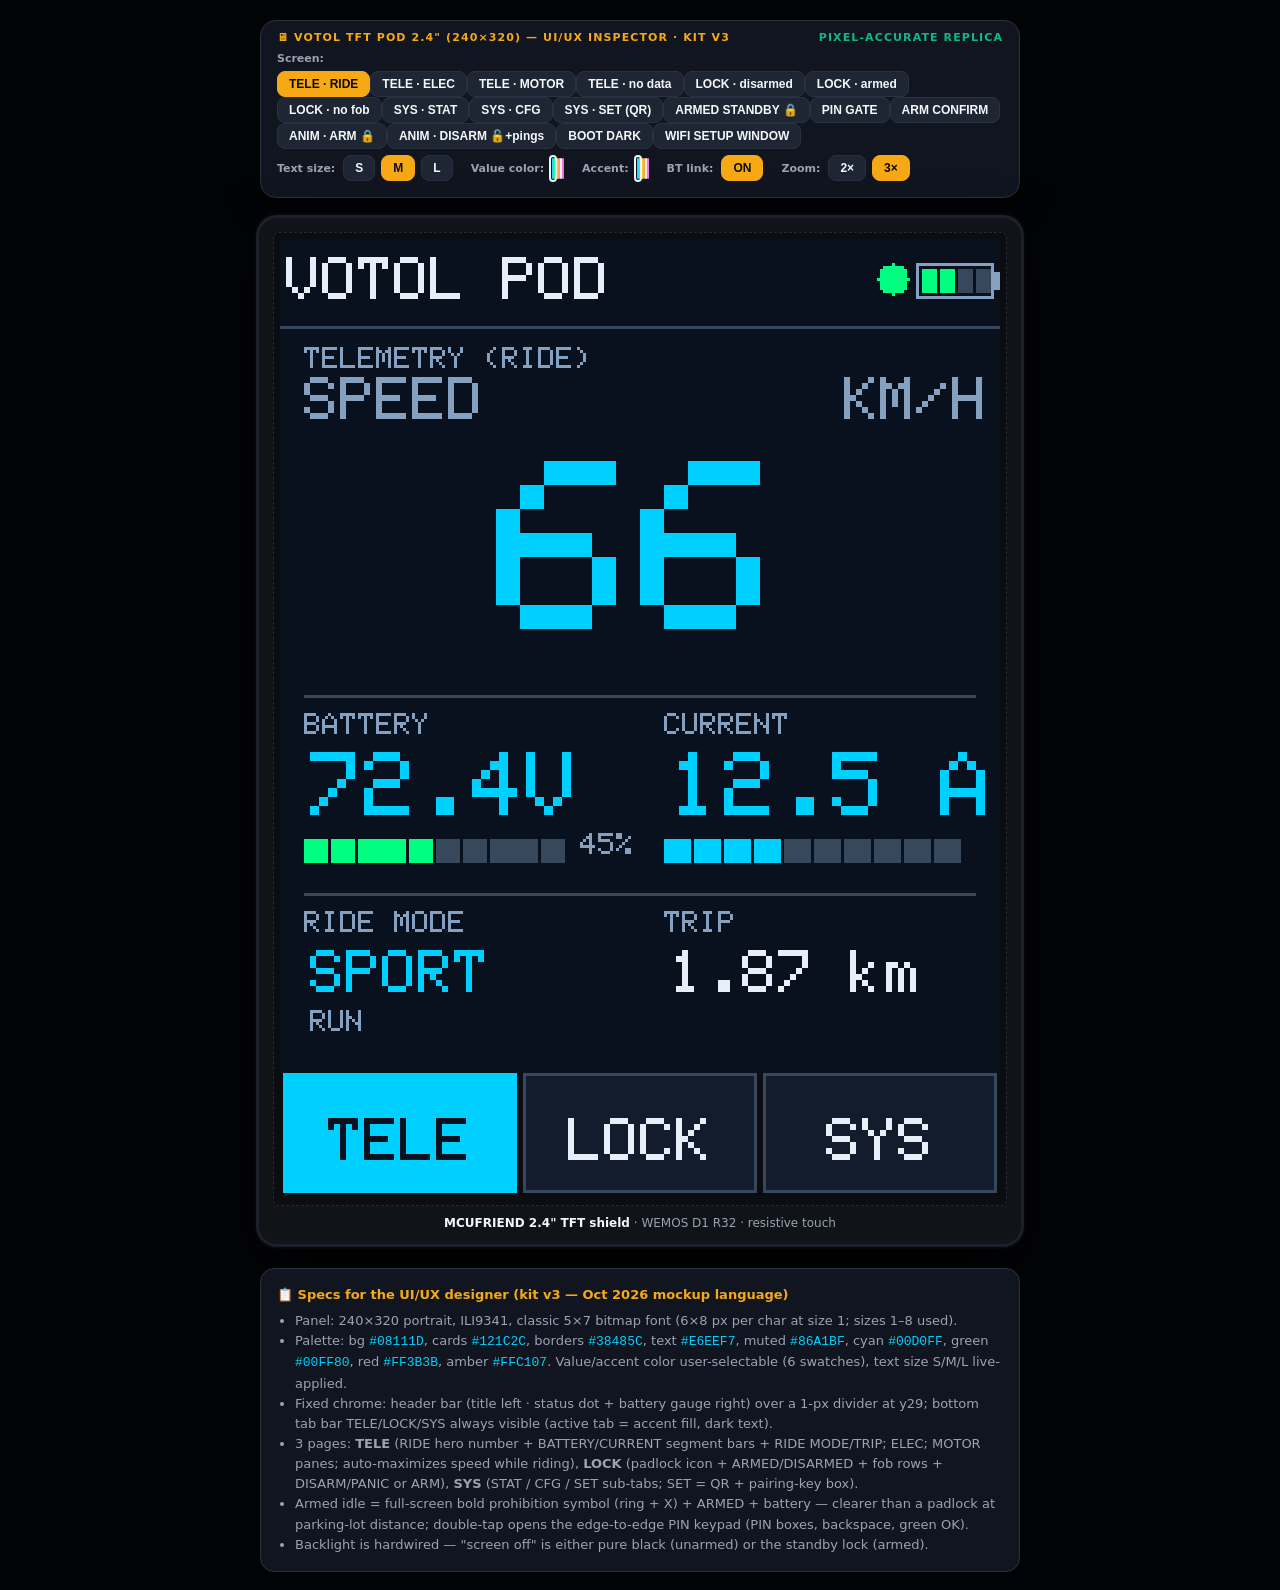
<file: pod-remote-web/tft.html>
<!DOCTYPE html>
<html lang="en">
<head>
<meta charset="UTF-8">
<meta name="viewport" content="width=device-width, initial-scale=1.0">
<title>VOTOL TFT Pod 2.4&quot; — UI/UX Preview (kit v3)</title>
<style>
  :root { --amber:#F7A915; --mut:#9AA3B2; --bord:#2A3242; --panel:#11151F; }
  * { box-sizing:border-box; margin:0; padding:0; }
  body { background:#030407; color:#F5F7FB; font-family:'Inter',system-ui,sans-serif;
         min-height:100vh; display:flex; flex-direction:column; align-items:center; padding:20px 10px; }
  .toolbar { background:var(--panel); border:1px solid var(--bord); border-radius:16px; padding:10px 16px;
             margin-bottom:20px; width:100%; max-width:760px; box-shadow:0 8px 30px rgba(0,0,0,.5); }
  .tb-title { font-size:11px; font-weight:700; letter-spacing:.1em; color:var(--amber); text-transform:uppercase;
              display:flex; justify-content:space-between; margin-bottom:8px; }
  .tb-title .live { color:#10B981; }
  .grp { display:flex; flex-wrap:wrap; align-items:center; gap:6px; margin-bottom:6px; }
  .lbl { font-size:11px; color:var(--mut); font-weight:600; margin-right:2px; }
  button.opt { background:#1F2633; border:1px solid var(--bord); color:#F5F7FB; padding:5px 11px;
               border-radius:8px; font-size:12px; font-weight:600; cursor:pointer; }
  button.opt:hover { background:#2D3748; }
  button.opt.active { background:var(--amber); color:#07090D; border-color:var(--amber); }
  .sw { width:26px; height:20px; border-radius:5px; cursor:pointer; border:1px solid rgba(255,255,255,.15); }
  .sw.sel { outline:2px solid #F5F7FB; outline-offset:1px; }
  .stage { display:flex; gap:28px; align-items:flex-start; flex-wrap:wrap; justify-content:center; }
  .bezel { padding:14px; border-radius:18px; background:#101318;
           box-shadow:0 0 0 3px #1b202a, 0 0 0 5px #06070a, 0 25px 60px rgba(0,0,0,.9); }
  .bezel .pcb { padding:6px; border-radius:6px; background:#0b0d11; border:1px dashed #232a36; }
  canvas { display:block; image-rendering: pixelated; image-rendering: crisp-edges; border-radius:2px; }
  .cap { text-align:center; font-size:12px; color:var(--mut); margin-top:10px; }
  .cap b { color:#F5F7FB; }
  .notes { margin-top:24px; max-width:760px; width:100%; background:var(--panel); border:1px solid var(--bord);
           border-radius:14px; padding:16px; font-size:13px; color:var(--mut); line-height:1.55; }
  .notes h4 { color:var(--amber); margin-bottom:6px; }
  .notes ul { margin-left:18px; }
  .notes code { color:#00D0FF; }
</style>
</head>
<body>

<div class="toolbar">
  <div class="tb-title"><span>🖥 VOTOL TFT POD 2.4&quot; (240×320) — UI/UX INSPECTOR · KIT v3</span><span class="live">PIXEL-ACCURATE REPLICA</span></div>
  <div class="grp"><span class="lbl">Screen:</span><span id="screenBtns"></span></div>
  <div class="grp"><span class="lbl">Text size:</span>
    <button class="opt" data-scale="0" onclick="setScale(0)">S</button>
    <button class="opt active" data-scale="1" onclick="setScale(1)">M</button>
    <button class="opt" data-scale="2" onclick="setScale(2)">L</button>
    <span class="lbl" style="margin-left:12px">Value color:</span><span id="valSw"></span>
    <span class="lbl" style="margin-left:12px">Accent:</span><span id="accSw"></span>
    <span class="lbl" style="margin-left:12px">BT link:</span>
    <button class="opt active" id="btBtn" onclick="toggleBt()">ON</button>
    <span class="lbl" style="margin-left:12px">Zoom:</span>
    <button class="opt" data-z="2" onclick="setZoom(2)">2×</button>
    <button class="opt active" data-z="3" onclick="setZoom(3)">3×</button>
  </div>
</div>

<div class="stage">
  <div class="bezel" id="bezel">
    <div class="pcb"><canvas id="tft" width="720" height="960"></canvas></div>
    <div class="cap"><b>MCUFRIEND 2.4&quot; TFT shield</b> · WEMOS D1 R32 · resistive touch</div>
  </div>
</div>

<div class="notes">
  <h4>📋 Specs for the UI/UX designer (kit v3 — Oct 2026 mockup language)</h4>
  <ul>
    <li>Panel: 240×320 portrait, ILI9341, classic 5×7 bitmap font (6×8 px per char at size 1; sizes 1–8 used).</li>
    <li>Palette: bg <code>#08111D</code>, cards <code>#121C2C</code>, borders <code>#38485C</code>, text <code>#E6EEF7</code>,
        muted <code>#86A1BF</code>, cyan <code>#00D0FF</code>, green <code>#00FF80</code>, red <code>#FF3B3B</code>,
        amber <code>#FFC107</code>. Value/accent color user-selectable (6 swatches), text size S/M/L live-applied.</li>
    <li>Fixed chrome: header bar (title left · status dot + battery gauge right) over a 1-px divider at y29;
        bottom tab bar TELE/LOCK/SYS always visible (active tab = accent fill, dark text).</li>
    <li>3 pages: <b>TELE</b> (RIDE hero number + BATTERY/CURRENT segment bars + RIDE MODE/TRIP; ELEC; MOTOR panes;
        auto-maximizes speed while riding), <b>LOCK</b> (padlock icon + ARMED/DISARMED + fob rows + DISARM/PANIC or ARM),
        <b>SYS</b> (STAT / CFG / SET sub-tabs; SET = QR + pairing-key box).</li>
    <li>Armed idle = full-screen bold prohibition symbol (ring + X) + ARMED + battery — clearer than a
        padlock at parking-lot distance; double-tap opens the edge-to-edge PIN keypad (PIN boxes,
        backspace, green OK).</li>
    <li>Backlight is hardwired — "screen off" is either pure black (unarmed) or the standby lock (armed).</li>
  </ul>
</div>

<script type="module">
import { FONT } from './glcdfont.js';

/* ---------- firmware palette (kit v3) ---------- */
const C = {
  bg:  '#08111D', bg2: '#121C2C', brd: '#38485C', txt: '#E6EEF7', dim: '#86A1BF',
  acc: '#00D0FF', good:'#00FF80', warn:'#FFC107', bad: '#FF3B3B',
  black:'#000000', white:'#FFFFFF'
};
const PALETTE = ['#00D0FF','#00FF80','#FFC800','#FF9628','#EBF0F5','#F05ADC'];

/* ---------- state ---------- */
const W = 240, H = 320;
let screen = 'ride';
let uiScale = 1, uiVal = PALETTE[0], uiAcc = PALETTE[0];
let btLinkOn = true, zoom = 3;

const szBig = () => uiScale === 0 ? 3 : uiScale === 1 ? 4 : 5;

const PAGE_NAMES = ['TELE','LOCK','SYS'];
const PANE_NAMES = ['RIDE','ELEC','MOTOR'];
const GEAR_NAMES = ['LOW','MID','HIGH','SPORT'];

/* fake live data */
const T = { v:'72.4', a:'12.5', rpm:540, gear:'S', tc:42, tm:55, status:'RUN',
            rssi:-58, wheel:2.05 };
const rideKmh = Math.round(T.rpm * T.wheel * 0.06);           // 66
const battPct = Math.round((parseFloat(T.v) - 63) / 21 * 100); // 45 (crude 20S SOC)
const FOBS = ['AA:BB:CC:DD:EE:FF', 'N:galaxy'];
const KEY  = 'a1b2c3d4';                    // 8-char pair key

/* ---------- GFX primitives on a 240x320 offscreen ---------- */
const off = document.createElement('canvas'); off.width = W; off.height = H;
const g = off.getContext('2d');
const cv = document.getElementById('tft');
const disp = cv.getContext('2d');

function fillRect(x,y,w,h,c){ g.fillStyle=c; g.fillRect(Math.round(x),Math.round(y),Math.round(w),Math.round(h)); }
function drawRect(x,y,w,h,c){ g.strokeStyle=c; g.lineWidth=1; g.strokeRect(Math.round(x)+.5,Math.round(y)+.5,Math.round(w)-1,Math.round(h)-1); }
function px(x,y,c){ g.fillStyle=c; g.fillRect(x,y,1,1); }
function line(x0,y0,x1,y1,c){ g.strokeStyle=c; g.lineWidth=1;
  g.beginPath(); g.moveTo(x0+.5,y0+.5); g.lineTo(x1+.5,y1+.5); g.stroke(); }
function fillCircle(cx,cy,r,c){ for(let y=-r;y<=r;y++){ const w=Math.floor(Math.sqrt(r*r-y*y)); g.fillStyle=c; g.fillRect(cx-w,cy+y,2*w+1,1);} }
function fillTriangle(x0,y0,x1,y1,x2,y2,c){
  g.fillStyle=c; g.beginPath(); g.moveTo(x0,y0); g.lineTo(x1,y1); g.lineTo(x2,y2); g.closePath(); g.fill();
}
function fillRoundRect(x,y,w,h,r,c){
  g.fillStyle=c;
  g.beginPath();
  g.moveTo(x+r,y); g.arcTo(x+w,y,x+w,y+h,r); g.arcTo(x+w,y+h,x,y+h,r);
  g.arcTo(x,y+h,x,y,r); g.arcTo(x,y,x+w,y,r); g.closePath(); g.fill();
}
function text(x,y,size,str,c){                  // classic 5x7, 1px spacing, LSB = top
  g.fillStyle = c;
  let cx = Math.round(x);
  for(const ch of str){
    const code = ch.charCodeAt(0);
    if(code < 32 || code > 126){ cx += 6*size; continue; }
    const base = (code-32)*5;
    for(let col=0; col<5; col++){
      const colb = FONT[base+col];
      for(let row=0; row<8; row++)
        if(colb >> row & 1) g.fillRect(cx+col*size, Math.round(y)+row*size, size, size);
    }
    cx += 6*size;
  }
}
const tw = (s,size)=> s.length*6*size;
function textC(y,size,str,c,cx=120){ text(cx - tw(str,size)/2, y, size, str, c); }
function slot(x,y,w,h,size,str,c,bg){           // firmware slotPrint (vert-centered)
  fillRect(x,y,w,h,bg);
  text(x+2, y + (h > 8*size ? (h-8*size)/2 : 1), size, str, c);
}
function slotC(x,y,w,h,size,str,c,bg){          // firmware slotPrintC (centered)
  fillRect(x,y,w,h,bg);
  const wpx = tw(str,size);
  text(x + (w > wpx ? (w-wpx)/2 : 0), y + (h > 8*size ? (h-8*size)/2 : 1), size, str, c);
}

/* ---------- kit widgets ---------- */
function drawBar(x,y,w,h,pct,col){
  for(let i=0;i<10;i++) fillRect(x+i*(w/10), y, w/10-1, h, pct > i*10 ? col : C.brd);
}
function drawPct(x,y,pct){
  fillRect(x,y,26,11,C.bg);
  text(x,y,1, pct>=0 ? pct+'%' : '--', C.dim);
}
function drawSig(x,y,rssi){                     // 4 ascending signal bars
  for(let i=0;i<4;i++){
    const th = 4+i*3;
    fillRect(x+i*6, y+14-th, 4, th, rssi > (-90+i*10) ? C.good : C.brd);
  }
}
function drawLockIcon(cx,top,col,closed){       // small padlock ~70x82
  const by = top+30;
  fillRect(cx-23, top, 10, by+12-top, col);                          // left (hinged)
  fillRect(cx+13, top, 10, closed ? by+12-top : by-8-top, col);      // right
  fillRect(cx-23, top, 46, 10, col);                                 // bridge
  fillRoundRect(cx-35, by, 70, 52, 8, col);
  fillCircle(cx, by+20, 7, C.bg);
  fillRect(cx-3, by+10, 6, 13, C.bg);
}
function drawLockShape(col, shY, rLeg){         // big anim padlock
  fillRect(80,shY,12,144-shY,col);
  fillRect(80,shY,80,12,col);
  fillRect(148,shY,12,rLeg,col);
  fillRoundRect(70,138,100,74,10,col);
  fillCircle(120,176,10,C.bg);
  fillRect(115,162,10,18,C.bg);
}
function drawBackspace(cx,cy){
  fillTriangle(cx-16,cy, cx-5,cy-11, cx-5,cy+11, C.dim);
  fillRect(cx-5,cy-9,22,18,C.dim);
  line(cx+1,cy-4, cx+10,cy+4, C.bg);
  line(cx+10,cy-4, cx+1,cy+4, C.bg);
}

/* ---------- chrome ---------- */
function tabBar(page){
  for(let i=0;i<3;i++){
    const x = i*80, act = i===page;
    fillRect(x+1,278,78,40, act?uiAcc:C.bg2);
    drawRect(x+1,278,78,40, act?uiAcc:C.brd);
    text(x+(80-tw(PAGE_NAMES[i],2))/2, 293, 2, PAGE_NAMES[i], act?C.bg:C.txt);
  }
}
function subTabs(setupTab){
  const names = ['STAT','CFG','SET'];
  for(let i=0;i<3;i++){
    const x = 8+i*76, act = setupTab===i;
    fillRect(x,32,72,36, act?uiAcc:C.bg2);
    drawRect(x,32,72,36, act?uiAcc:C.brd);
    text(x+(72-tw(names[i],2))/2, 42, 2, names[i], act?C.bg:C.txt);
  }
}
function header(str, col, dot){
  slot(0,0,190,28,2,str,col,C.bg);
  fillRect(196,6,16,15,C.bg);
  if(dot) fillCircle(204,13,5,dot);
  fillRect(210,6,30,16,C.bg);                    // battery gauge
  drawRect(212,8,26,12,C.dim);
  fillRect(238,11,2,6,C.dim);
  const seg = battPct<15 ? C.bad : battPct<35 ? C.warn : C.good;
  for(let i=0;i<4;i++) fillRect(214+i*6,10,5,8, battPct > i*25+10 ? seg : C.brd);
  if(!btLinkOn){                                 // crossed BT badge
    fillRect(190,4,26,20,C.bg);
    text(196,10,1,'BT',C.dim);
    line(192,4, 214,22, C.bad);
    line(193,4, 215,22, C.bad);
  }
}
function chrome(page, pane, setupTab){
  fillRect(0,0,W,278,C.bg);
  fillRect(0,29,W,1,C.brd);
  tabBar(page);
  if(page===2){ subTabs(setupTab); return; }
  text(8,36,1, page===0 ? `TELEMETRY (${PANE_NAMES[pane]})` : 'SECURITY', C.dim);
  if(page===0){
    if(pane===0){                                // RIDE
      text(8,46,2,'SPEED',C.dim);
      text(236-(T.wheel?48:36),46,2, T.wheel?'KM/H':'RPM',C.dim);
      text(8,158,1,'BATTERY',C.dim);  text(128,158,1,'CURRENT',C.dim);
      text(8,224,1,'RIDE MODE',C.dim); text(128,224,1,'TRIP',C.dim);
      fillRect(8,152,224,1,C.brd); fillRect(8,218,224,1,C.brd);
    } else if(pane===1){                         // ELEC
      text(8,48,2,'BATTERY',C.dim); text(128,48,2,'CURRENT',C.dim);
      text(8,126,1,'POWER',C.dim);  text(128,126,1,'GEAR',C.dim);
      fillRect(8,120,224,1,C.brd);
    } else {                                     // MOTOR
      text(8,48,2,'RPM',C.dim);     text(128,48,2,'GEAR',C.dim);
      text(8,126,1,'TEMPS',C.dim);  text(128,126,1,'STATE',C.dim);
      fillRect(8,120,224,1,C.brd);
    }
  }
}
function teleTail(statusStr, statusCol){
  slot(8,256,224,10,1, statusStr, statusCol, C.bg);
  slot(8,266,224,9,1, '', C.dim, C.bg);
}
const battBarCol = battPct<25 ? (battPct<10 ? C.bad : C.warn) : C.good;
const currPct = Math.round(Math.min(parseFloat(T.a)/40,1)*100);

/* ---------- screens ---------- */
const SCREENS = {
  ride(){ chrome(0,0); header('VOTOL POD', C.txt, C.good);
    let s = uiScale===0?6:8; const v = String(rideKmh);
    if(v.length>3 && s>6) s=6; if(v.length>4 && s>5) s=5;
    slotC(0,64,240,84,s, v, uiVal, C.bg);
    slot(8,170,110,26,3, T.v+'V', uiVal, C.bg);
    slot(128,170,110,26,3, T.a+' A', uiVal, C.bg);
    drawBar(8,200,88,8, battPct, battBarCol); drawPct(100,198,battPct);
    drawBar(128,200,100,8, currPct, C.acc);
    slot(8,236,110,16,2, GEAR_NAMES['LMHS'.indexOf(T.gear)], uiVal, C.bg);
    slot(128,236,110,16,2, '1.87 km', C.txt, C.bg);
    teleTail(T.status, C.dim);
  },
  elec(){ chrome(0,1); header('VOTOL POD', C.txt, C.good);
    slot(2,66,124,34,szBig(), T.v+'V', uiVal, C.bg);
    slot(128,66,108,34,3, T.a+' A', uiVal, C.bg);
    drawBar(8,104,88,8, battPct, battBarCol); drawPct(100,102,battPct);
    drawBar(128,104,100,8, currPct, C.acc);
    slot(8,138,110,28,3, Math.round(72.4*12.5)+'W', C.txt, C.bg);
    slot(128,138,110,28,3, T.gear, uiVal, C.bg);
    teleTail(T.status, C.dim);
  },
  motor(){ chrome(0,2); header('VOTOL POD', C.txt, C.good);
    slot(2,66,124,34,szBig(), String(T.rpm), uiVal, C.bg);
    slot(128,66,108,34,3, T.gear, uiVal, C.bg);
    slot(8,138,110,28,3, `${T.tc}/${T.tm}C`, C.txt, C.bg);
    slot(128,138,110,28,3, T.status, C.txt, C.bg);
    teleTail(T.status, C.dim);
  },
  nodata(){ chrome(0,0); header('VOTOL bt search', C.warn, C.bad);
    slotC(0,64,240,84,8, '--', C.dim, C.bg);
    slot(8,170,110,26,3,'--.-V',C.dim,C.bg);
    slot(128,170,110,26,3,'--.-A',C.dim,C.bg);
    drawBar(8,200,88,8, 0, C.brd); drawPct(100,198,-1);
    drawBar(128,200,100,8, 0, C.acc);
    slot(8,236,110,16,2,'--',C.dim,C.bg);
    slot(128,236,110,16,2,'--',C.dim,C.bg);
    teleTail('bluetooth: searching bridge', C.warn);
  },
  lock(){ chrome(1); header('VOTOL POD', C.txt, C.good);
    drawLockIcon(120,50,C.good,false);
    textC(138,4,'DISARMED',C.good);
    fillRect(8,176,224,1,C.brd);
    slot(8,182,160,16,2,'FOB: NEAR',C.good,C.bg);
    drawSig(188,184,T.rssi);
    slot(8,202,224,12,1,'rssi -58 dBm',C.dim,C.bg);
    slot(8,214,224,12,1,'FOBS 1:AA:BB:CC:DD:EE:FF 2:N:galaxy',C.dim,C.bg);
    fillRect(8,228,224,38,C.good);
    text(8+(224-3*18-22)/2, 236, 3, 'ARM', C.bg);
    text(208,236,3,'>',C.bg);
  },
  lockarmed(){ chrome(1); header('VOTOL POD', C.txt, C.good);
    drawLockIcon(120,50,C.bad,true);
    textC(138,4,'ARMED',C.bad);
    fillRect(8,176,224,1,C.brd);
    slot(8,182,160,16,2,'FOB: AWAY 12s',C.warn,C.bg);
    drawSig(188,184,-128);
    slot(8,202,224,12,1,'heard AA:BB:CC:DD:EE:FF',C.dim,C.bg);
    slot(8,214,224,12,1,'FOBS 1:AA:BB:CC:DD:EE:FF 2:N:galaxy',C.dim,C.bg);
    fillRect(8,228,140,38,C.bad);
    text(8+(140-6*12-16)/2, 240, 2, 'DISARM', C.bg);
    text(126,240,2,'>',C.bg);
    fillRect(152,228,80,38,C.bg2); drawRect(152,228,80,38,C.brd);
    text(152+(80-5*12)/2, 240, 2, 'PANIC', C.bad);
  },
  nofob(){ chrome(1); header('VOTOL POD', C.warn, C.good);
    drawLockIcon(120,50,C.dim,true);
    textC(138,4,'NO FOB',C.dim);
    slot(8,182,224,14,1,'register a fob over USB serial:',C.warn,C.bg);
    slot(8,196,224,14,1,"'m' iTag  'f <mac>'  'f N:<name>' phone",C.warn,C.bg);
    fillRect(8,228,224,40,C.bg);
  },
  stat(){ chrome(2,0,0); header('VOTOL POD', C.txt, C.good);
    const bt = !btLinkOn ? 'bt OFF VOTOL-BT' : 'bt LINKED VOTOL-BT';
    slot(8,80,224,18,2, bt, (!btLinkOn)?C.dim:C.good, C.bg);
    slot(8,96,224,18,2, `rx 128 tx 64`, C.txt, C.bg);
    slot(8,118,224,18,2,'touch v0', C.txt, C.bg);
    slot(8,140,224,18,1,'raw 1234  5678  9012', C.dim, C.bg);
    slot(8,162,224,18,2,'up 123s  heap 168kB', C.txt, C.bg);
    slot(8,184,224,18,2, `wheel ${T.wheel.toFixed(2)}m  km/h`, C.dim, C.bg);
    fillRect(8,212,224,44, uiAcc);
    text(8+(224-tw('RELEASE BT TO APP',2))/2, 226, 2, 'RELEASE BT TO APP', C.bg);
  },
  cfg(){ chrome(2,0,1); header('VOTOL POD', C.txt, C.good);
    text(8,72,1,'TEXT SIZE',C.dim);
    ['S','M','L'].forEach((s,i)=>{
      const x = 8+i*78, act = uiScale===i;
      fillRect(x,84,68,40, act?uiAcc:C.bg2);
      drawRect(x,84,68,40, act?uiAcc:C.brd);
      text(x+(68-18)/2, 95, 3, s, act?C.bg:C.txt);
    });
    swatchRow('VALUE COLOR', 134, uiVal, i=>uiVal=PALETTE[i]);
    swatchRow('ACCENT COLOR', 180, uiAcc, i=>uiAcc=PALETTE[i]);
    text(8,222,1,'SECURITY',C.dim);
    fillRect(8,232,224,34,C.bg2); drawRect(8,232,224,34,C.brd);
    text(8+(224-tw('CHANGE PIN',2))/2, 241, 2, 'CHANGE PIN', C.txt);
    slot(8,270,224,14,1,'', C.dim, C.bg);
  },
  set(){ chrome(2,0,2); header('VOTOL POD', C.txt, C.good);
    drawQr(KEY);
    textC(202,1,'SCAN QR - OR TYPE THE KEY',C.dim);
    fillRect(18,212,204,40,C.bg2); drawRect(18,212,204,40,uiAcc);
    slotC(18,214,204,36,4, KEY, uiAcc, C.bg2);
  },
  standby(){                                     // armed idle: prohibition sign
    fillRect(0,0,W,H,C.bg);
    const cx=120, cy=134, R=98;
    for(let r=R; r>R-14; r--) drawCircle(cx,cy,r,C.bad);
    const a=66, sq=24;
    for(let i=-a;i<=a;i+=2){
      fillRect(cx+i-sq/2, cy+i-sq/2, sq, sq, C.bad);
      fillRect(cx+i-sq/2, cy-i-sq/2, sq, sq, C.bad);
    }
    textC(244,4,'ARMED',C.bad);
    text(120-tw(`BAT ${T.v}V`,2)/2, 284, 2, `BAT ${T.v}V`, C.txt);
    textC(306,1,'double-tap: enter PIN',C.dim);
  },
  pin(){                                         // PIN gate over standby
    fillRect(0,0,W,H,C.bg);
    const t='ENTER PIN TO ARM', tx=(W-(tw(t,2)+26))/2;
    fillRect(tx,10,16,12,uiAcc);
    drawRect(tx+3,4,10,8,uiAcc); fillRect(tx+4,8,8,4,uiAcc);
    fillCircle(tx+8,15,2,C.bg);
    text(tx+26,8,2,t,C.txt);
    slotC(0,26,240,12,1,'wrong PIN locks 15 s after 3 tries',C.dim,C.bg);
    fillRect(10,40,220,34,C.bg);
    for(let i=0;i<6;i++){
      const x=18+i*35, act=i===4;
      drawRect(x,42,28,30, act?uiAcc:C.brd);
      if(act) drawRect(x+1,43,26,28,uiAcc);
      if(i<4) fillCircle(x+14,57,4,C.txt);
    }
    for(let r=0;r<4;r++) for(let c=0;c<3;c++){
      const i=r*3+c, x=2+c*79, y=78+r*60, ok=i===11, del=i===9;
      fillRect(x,y,76,54, ok?C.good:C.bg2);
      drawRect(x,y,76,54, ok?C.good:C.brd);
      if(ok) text(x+(76-2*18)/2, y+15, 3, 'OK', C.bg);
      else if(del) drawBackspace(x+38, y+27);
      else text(x+(76-18)/2, y+15, 3, i===10?'0':String(1+i), C.txt);
    }
  },
  armask(){                                      // device ARM confirmation
    fillRect(0,0,W,H,C.bg);
    textC(78,2,'ARM THE ALARM?',C.txt);
    textC(106,1,'screen will rest at the lock screen',C.dim);
    fillRect(8,148,224,56,C.bg2); drawRect(8,148,224,56,C.brd);
    textC(165,3,'NO',C.txt);
    fillRect(8,218,224,58,C.good);
    textC(236,3,'YES, ARM',C.bg);
  },
  animarm(){                                     // ARM animation final frame
    animLock(C.bad, 92, 52);
    textC(232,4,'ARMED',C.bad);
  },
  animdisarm(){                                  // DISARM final frame + sonar pings
    for(let r=52;r<=116;r+=16) drawCircle(120,150,r,C.good);
    animLock(C.good, 66, 20);
    textC(232,4,'DISARMED',C.good);
  },
  bootdark(){ fillRect(0,0,W,H,C.black); },
  wifi(){                                        // 30s WiFi/OTA boot window
    fillRect(0,0,W,278,C.bg);
    fillRect(0,29,W,1,C.brd);
    slot(0,0,190,28,2,'setup window 28s',C.acc,C.bg);
    text(8,60,1,'WiFi + OTA open for a short window',C.dim);
    text(8,74,1,'after boot; then it turns off and',C.dim);
    text(8,88,1,'Bluetooth + touch take over.',C.dim);
    text(8,112,1,'ip 192.168.1.191',C.dim);
  }
};
function animLock(col, shY, rLeg){               // firmware animLock()
  fillRect(0,27,W,250,C.bg);
  drawLockShape(col, shY, rLeg);
}
function swatchRow(label, y, cur, pick){
  text(8,y-12,1,label,C.dim);
  for(let i=0;i<6;i++){
    const x=8+i*38;
    fillRect(x,y,32,28,PALETTE[i]);
    if(PALETTE[i]===cur) drawRect(x-2,y-2,36,32,C.txt);
  }
}
/* deterministic QR v1 mock (8-hex payload: finders + timing real, data seeded) */
function drawQr(str){
  const n=21, sc=4, px=n*sc, ox=(W-(px+16))/2, oy=76;   // compact — manual entry is the big key text
  fillRect(ox,oy,px+16,px+16,C.white);
  let seed=0x9E37; for(const ch of str) seed=(seed*33+ch.charCodeAt(0))>>>0;
  const rnd=()=>{ seed^=seed<<13; seed^=seed>>>17; seed^=seed<<5; seed>>>=0; return seed/4294967296; };
  const finder=(fx,fy)=>{ for(let y=0;y<7;y++) for(let x=0;x<7;x++){
      const ring=Math.max(Math.abs(x-3),Math.abs(y-3));     // 7x7: border+3x3 dark, middle ring light
      if(ring!==2) mod(fx+x, fy+y, true);
  }};
  const mod=(x,y,on)=>{ if(on) fillRect(ox+8+x*sc, oy+8+y*sc, sc, sc, C.black); };
  for(let y=0;y<n;y++) for(let x=0;x<n;x++){
    const inF = (x<9&&y<9)||(x>n-10&&y<9)||(x<9&&y>n-10);
    if(inF) continue;
    const timing = (x===6) ? (y%2===0) : (y===6) ? (x%2===0) : null;
    if(timing!==null){ mod(x,y,timing); continue; }
    mod(x,y, rnd()<0.47);
  }
  finder(0,0); finder(n-7,0); finder(0,n-7);     // v1: no alignment pattern
}

/* ---------- render + UI wiring ---------- */
function render(){
  (SCREENS[screen]||SCREENS.ride)();
  cv.width = W*zoom; cv.height = H*zoom;
  disp.imageSmoothingEnabled = false;
  disp.drawImage(off, 0, 0, W*zoom, H*zoom);
}
window.render = render;

const ORDER = [
  ['ride','TELE · RIDE'], ['elec','TELE · ELEC'], ['motor','TELE · MOTOR'], ['nodata','TELE · no data'],
  ['lock','LOCK · disarmed'], ['lockarmed','LOCK · armed'], ['nofob','LOCK · no fob'],
  ['stat','SYS · STAT'], ['cfg','SYS · CFG'], ['set','SYS · SET (QR)'],
  ['standby','ARMED STANDBY 🔒'], ['pin','PIN GATE'], ['armask','ARM CONFIRM'],
  ['animarm','ANIM · ARM 🔒'], ['animdisarm','ANIM · DISARM 🔓+pings'],
  ['bootdark','BOOT DARK'], ['wifi','WIFI SETUP WINDOW']
];
const sb = document.getElementById('screenBtns');
for(const [id,label] of ORDER){
  const b=document.createElement('button');
  b.className='opt'; b.textContent=label; b.dataset.screen=id;
  b.onclick=()=>{ screen=id; syncBtns(); render(); };
  sb.appendChild(b);
}
document.getElementById('valSw').innerHTML =
  PALETTE.map((c,i)=>`<span class="sw" data-val="${i}" style="background:${c}" onclick="pickVal(${i})"></span>`).join('');
document.getElementById('accSw').innerHTML =
  PALETTE.map((c,i)=>`<span class="sw" data-acc="${i}" style="background:${c}" onclick="pickAcc(${i})"></span>`).join('');
window.pickVal = i=>{ uiVal=PALETTE[i]; syncBtns(); render(); };
window.pickAcc = i=>{ uiAcc=PALETTE[i]; syncBtns(); render(); };
window.setScale = s=>{ uiScale=s; syncBtns(); render(); };
window.setZoom  = z=>{ zoom=z;  syncBtns(); render(); };
window.toggleBt = ()=>{ btLinkOn=!btLinkOn; syncBtns(); render(); };

function syncBtns(){
  document.querySelectorAll('[data-screen]').forEach(b=>b.classList.toggle('active', b.dataset.screen===screen));
  document.querySelectorAll('[data-scale]').forEach(b=>b.classList.toggle('active', +b.dataset.scale===uiScale));
  document.querySelectorAll('[data-val]').forEach(b=>b.classList.toggle('sel', PALETTE[+b.dataset.val]===uiVal));
  document.querySelectorAll('[data-acc]').forEach(b=>b.classList.toggle('sel', PALETTE[+b.dataset.acc]===uiAcc));
  document.querySelectorAll('[data-z]').forEach(b=>b.classList.toggle('active', +b.dataset.z===zoom));
  const bb=document.getElementById('btBtn');
  bb.textContent = btLinkOn?'ON':'OFF'; bb.classList.toggle('active', btLinkOn);
}

/* URL params: screen, scale, val, acc, bt, zoom, frame=raw */
const p = new URLSearchParams(location.search);
if(p.get('screen') && SCREENS[p.get('screen')]) screen = p.get('screen');
if(p.get('scale')!==null && p.get('scale')!=='') uiScale = +p.get('scale');
if(p.get('val')!==null  && p.get('val')!=='')  uiVal  = PALETTE[+p.get('val')]  || uiVal;
if(p.get('acc')!==null  && p.get('acc')!=='')  uiAcc  = PALETTE[+p.get('acc')]  || uiAcc;
if(p.get('bt')==='0') btLinkOn = false;
if(p.get('zoom')) zoom = +p.get('zoom');
if(p.get('frame')==='raw'){
  document.querySelector('.toolbar').style.display='none';
  document.querySelector('.notes').style.display='none';
  document.getElementById('bezel').className='';
  document.getElementById('bezel').style.padding='0';
  document.getElementById('bezel').style.boxShadow='none';
  document.getElementById('bezel').style.background='transparent';
  document.querySelector('.pcb').style.border='none';
  document.querySelector('.pcb').style.padding='0';
  document.querySelector('.cap').style.display='none';
  document.body.style.padding='0';
}
syncBtns();
render();
</script>
</body>
</html>
</file>
